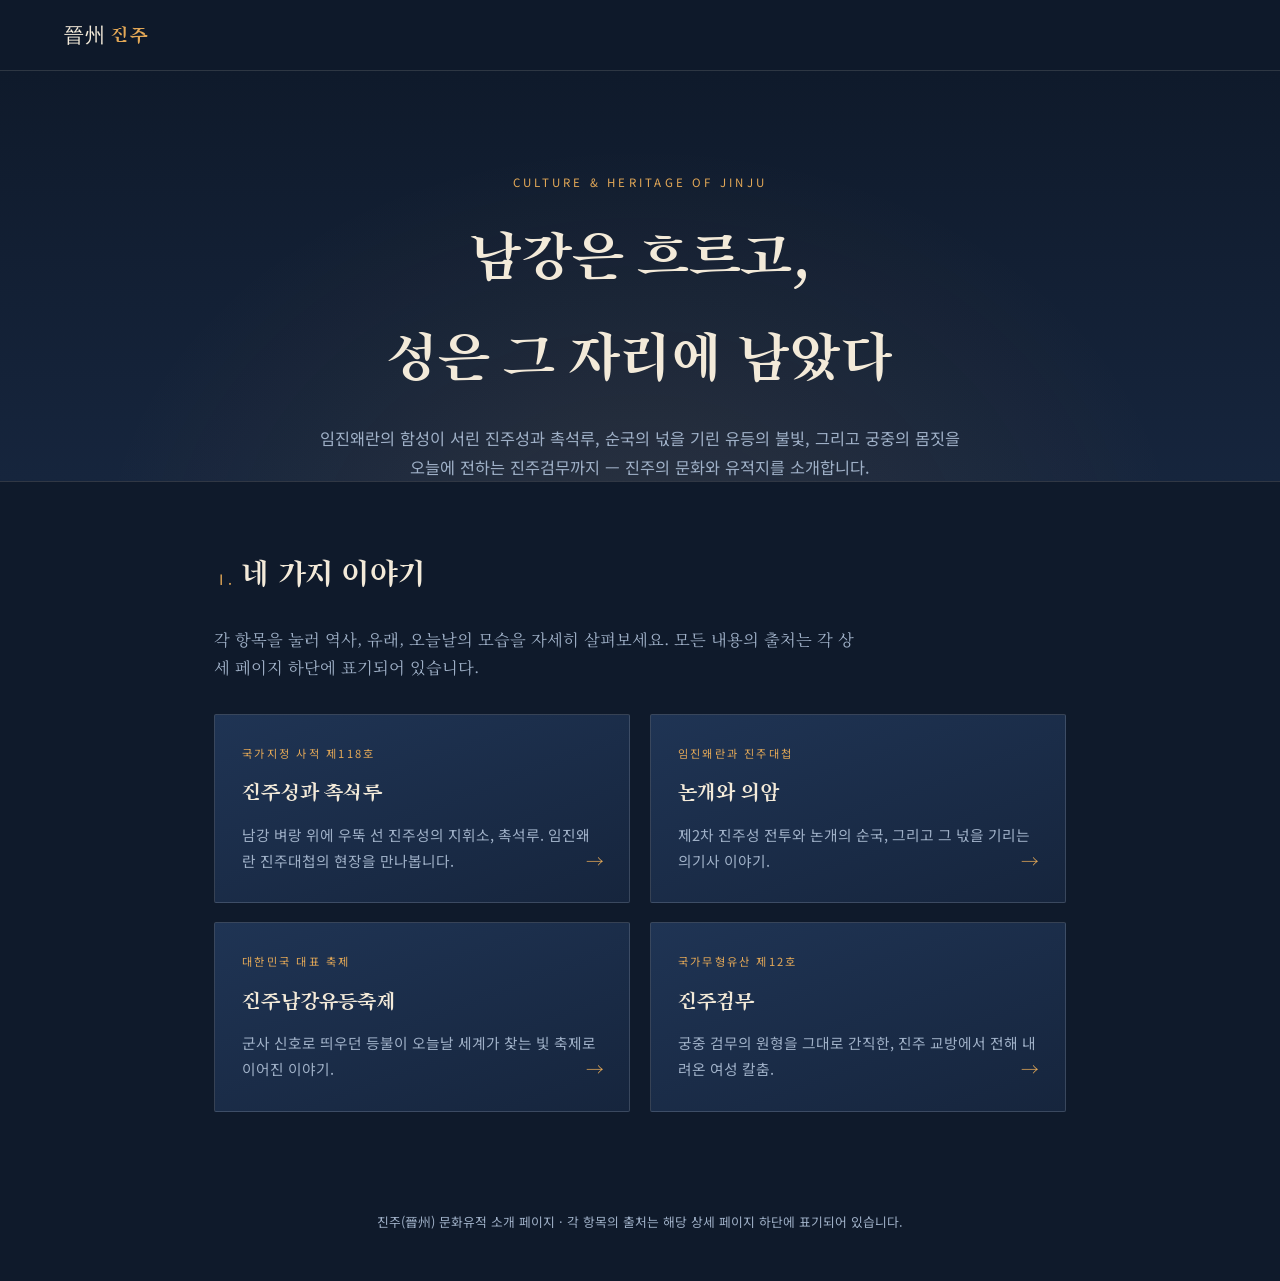
<file: index.html>
<!DOCTYPE html>
<html lang="ko">
<head>
<meta charset="UTF-8">
<meta name="viewport" content="width=device-width, initial-scale=1.0">
<title>진주(晉州) — 남강과 성곽의 도시</title>
<link rel="stylesheet" href="assets/style.css">
</head>
<body>

<nav class="site-nav">
  <div class="brand">晉州 <span>진주</span></div>
</nav>

<header class="hero">
  <div class="lanterns" id="lanterns" aria-hidden="true"></div>
  <div class="hero-inner">
    <span class="eyebrow">Culture &amp; Heritage of Jinju</span>
    <h1>남강은 흐르고,<br>성은 그 자리에 남았다</h1>
    <p class="lede">
      임진왜란의 함성이 서린 진주성과 촉석루, 순국의 넋을 기린 유등의 불빛,
      그리고 궁중의 몸짓을 오늘에 전하는 진주검무까지 —
      진주의 문화와 유적지를 소개합니다.
    </p>
  </div>
</header>

<main>
  <section aria-label="소개 항목">
    <h2 class="section-title"><span class="no">Ⅰ.</span>네 가지 이야기</h2>
    <p class="lede-body muted" style="max-width:640px;">
      각 항목을 눌러 역사, 유래, 오늘날의 모습을 자세히 살펴보세요.
      모든 내용의 출처는 각 상세 페이지 하단에 표기되어 있습니다.
    </p>

    <div class="grid" style="margin-top:2rem;">
      <a class="card" href="jinjuseong/index.html">
        <span class="tag">국가지정 사적 제118호</span>
        <h3>진주성과 촉석루</h3>
        <p>남강 벼랑 위에 우뚝 선 진주성의 지휘소, 촉석루. 임진왜란 진주대첩의 현장을 만나봅니다.</p>
        <span class="arrow">→</span>
      </a>

      <a class="card" href="nongae/index.html">
        <span class="tag">임진왜란과 진주대첩</span>
        <h3>논개와 의암</h3>
        <p>제2차 진주성 전투와 논개의 순국, 그리고 그 넋을 기리는 의기사 이야기.</p>
        <span class="arrow">→</span>
      </a>

      <a class="card" href="yudeung/index.html">
        <span class="tag">대한민국 대표 축제</span>
        <h3>진주남강유등축제</h3>
        <p>군사 신호로 띄우던 등불이 오늘날 세계가 찾는 빛 축제로 이어진 이야기.</p>
        <span class="arrow">→</span>
      </a>

      <a class="card" href="geommu/index.html">
        <span class="tag">국가무형유산 제12호</span>
        <h3>진주검무</h3>
        <p>궁중 검무의 원형을 그대로 간직한, 진주 교방에서 전해 내려온 여성 칼춤.</p>
        <span class="arrow">→</span>
      </a>
    </div>
  </section>
</main>

<footer>
  진주(晉州) 문화유적 소개 페이지 · 각 항목의 출처는 해당 상세 페이지 하단에 표기되어 있습니다.
</footer>

<script>
  // 시그니처 요소: 남강에 떠오르는 유등(流燈) — 은은하게 위로 떠오르는 빛
  const layer = document.getElementById('lanterns');
  const COUNT = 14;
  for(let i=0;i<COUNT;i++){
    const el = document.createElement('div');
    el.className = 'lantern';
    const left = Math.random()*100;
    const delay = Math.random()*18;
    const duration = 14 + Math.random()*10;
    const drift = (Math.random()*60-30).toFixed(0)+'px';
    el.style.left = left+'%';
    el.style.animationDelay = delay+'s';
    el.style.animationDuration = duration+'s';
    el.style.setProperty('--drift', drift);
    layer.appendChild(el);
  }
</script>
</body>
</html>
</file>
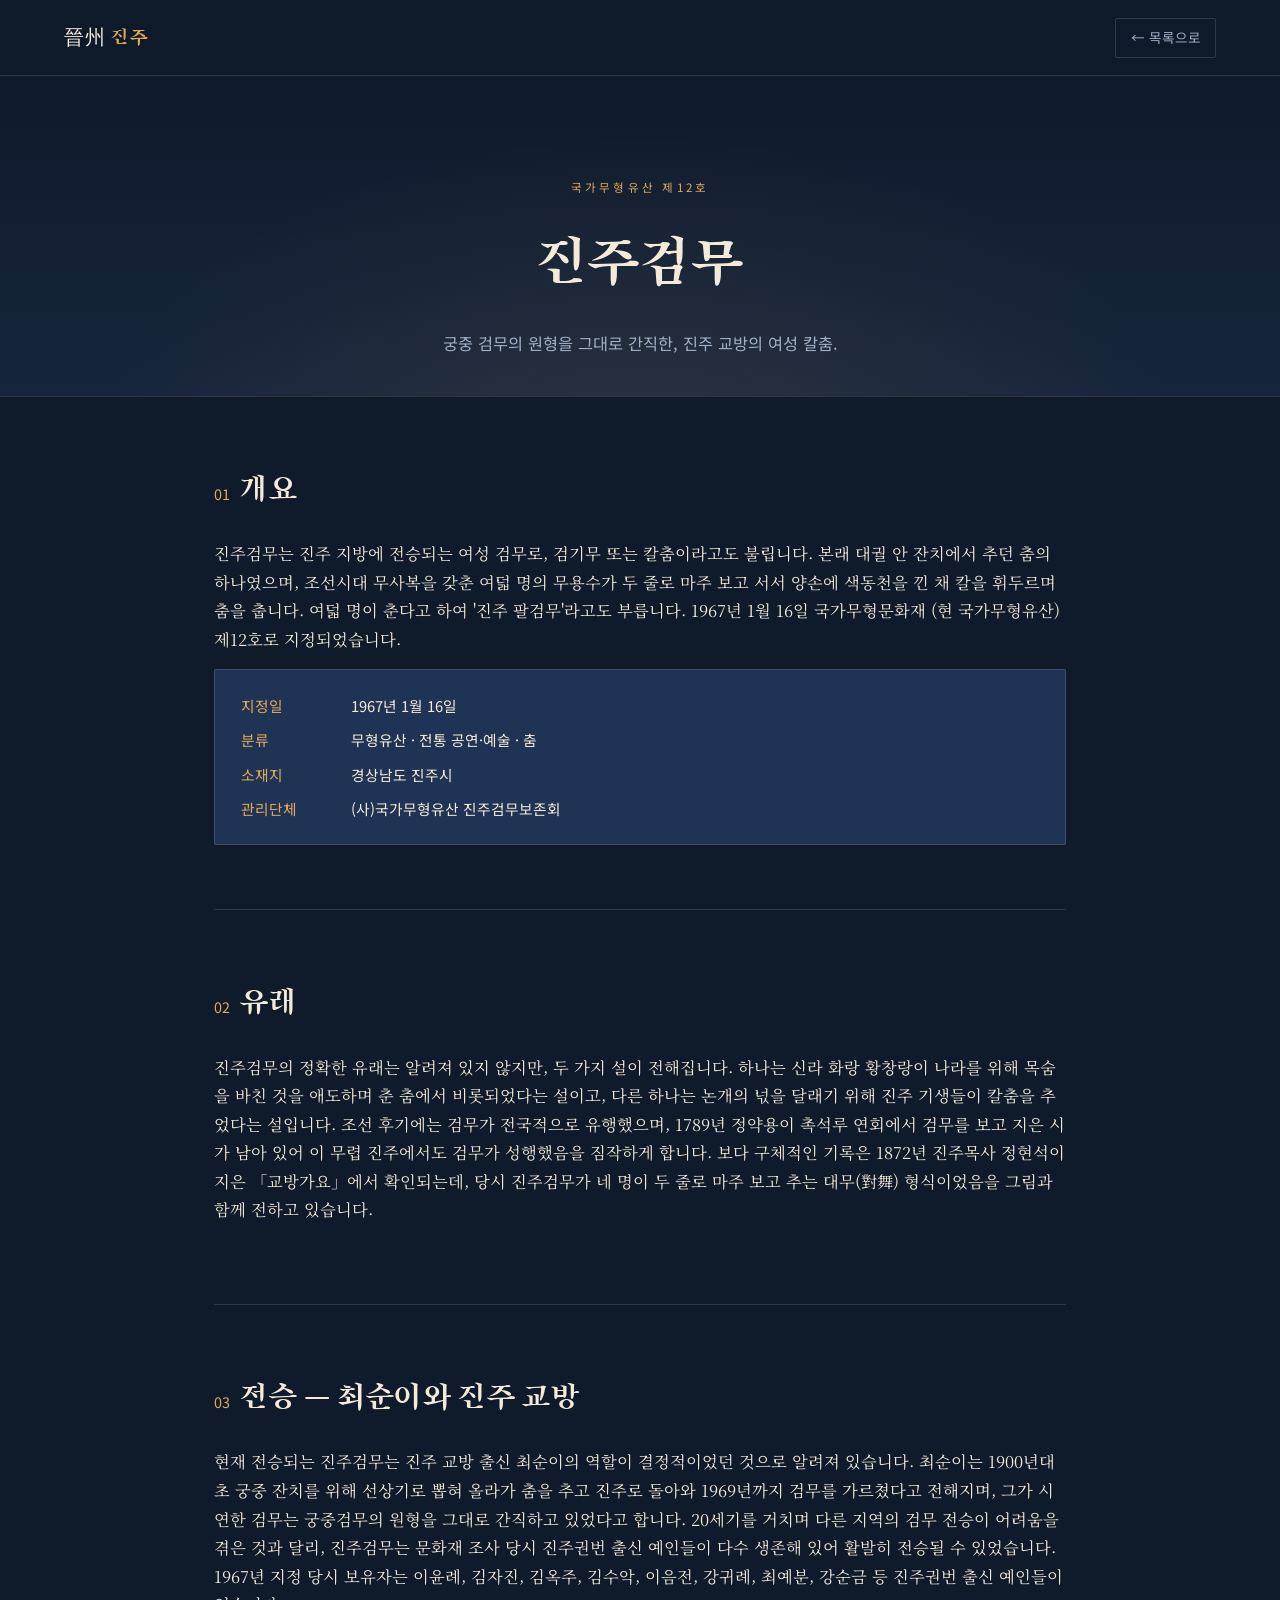
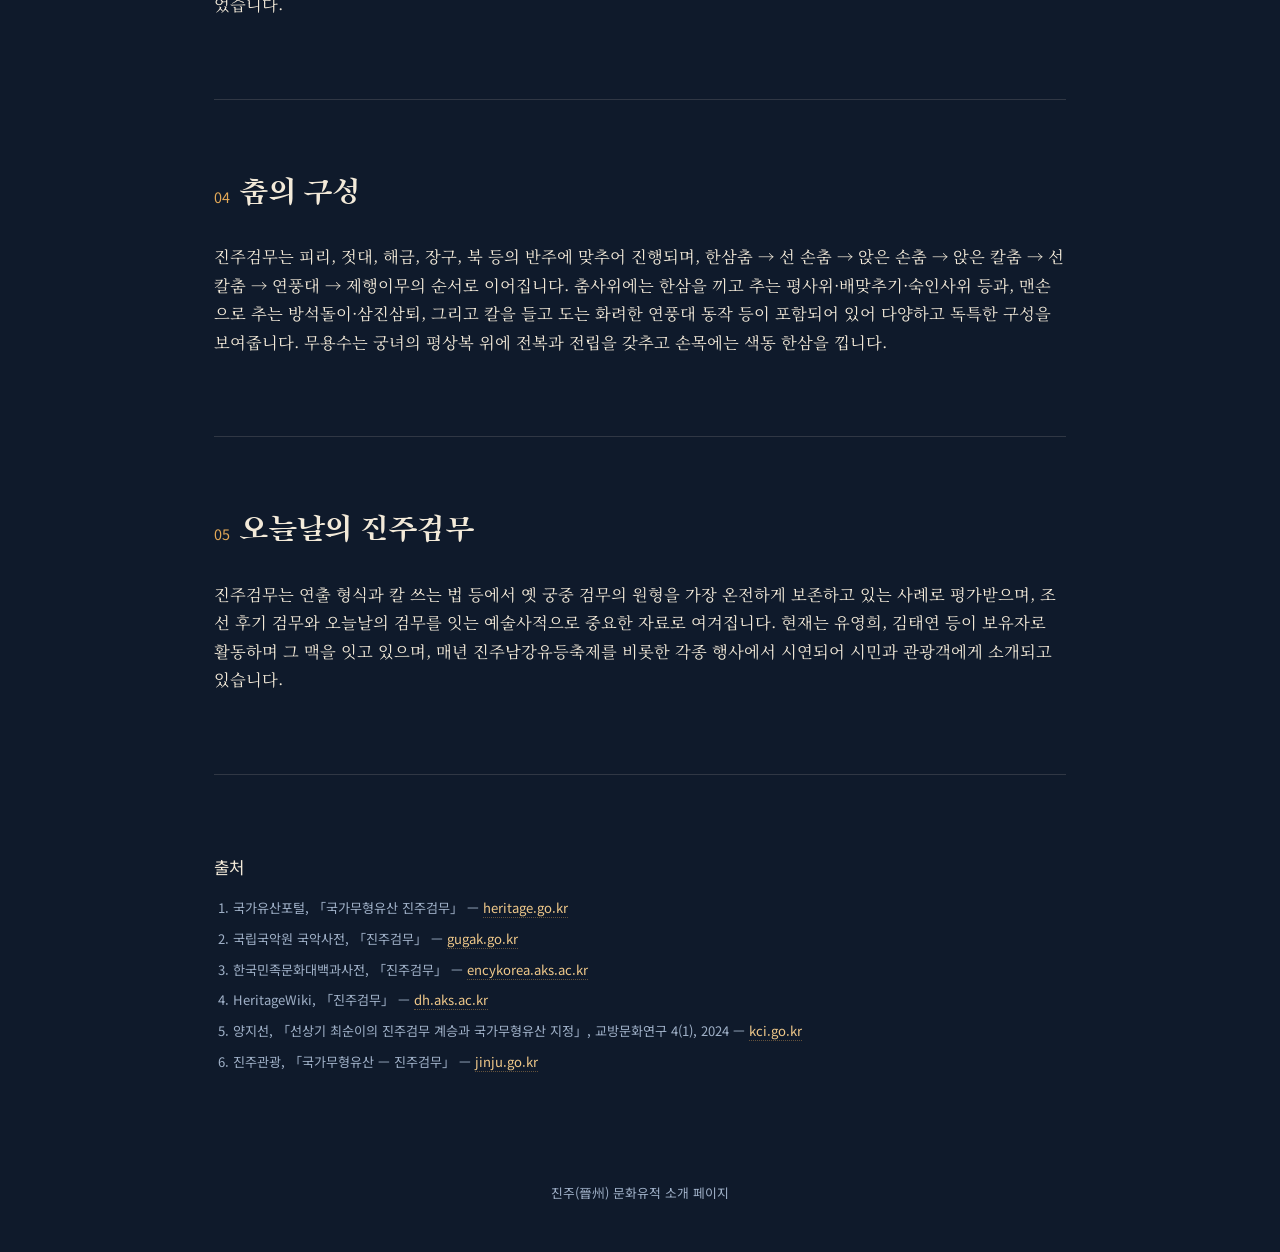
<file: geommu/index.html>
<!DOCTYPE html>
<html lang="ko">
<head>
<meta charset="UTF-8">
<meta name="viewport" content="width=device-width, initial-scale=1.0">
<title>진주검무 — 진주 문화유적</title>
<link rel="stylesheet" href="../assets/style.css">
</head>
<body>

<nav class="site-nav">
  <div class="brand">晉州 <span>진주</span></div>
  <a class="back" href="../index.html">← 목록으로</a>
</nav>

<header class="hero" style="padding-bottom:2.4rem;">
  <div class="hero-inner">
    <span class="eyebrow">국가무형유산 제12호</span>
    <h1>진주검무</h1>
    <p class="lede">궁중 검무의 원형을 그대로 간직한, 진주 교방의 여성 칼춤.</p>
  </div>
</header>

<main>

  <section>
    <h2 class="section-title"><span class="no">01</span>개요</h2>
    <p class="lede-body">
      진주검무는 진주 지방에 전승되는 여성 검무로, 검기무 또는 칼춤이라고도 불립니다.
      본래 대궐 안 잔치에서 추던 춤의 하나였으며, 조선시대 무사복을 갖춘 여덟 명의
      무용수가 두 줄로 마주 보고 서서 양손에 색동천을 낀 채 칼을 휘두르며 춤을 춥니다.
      여덟 명이 춘다고 하여 '진주 팔검무'라고도 부릅니다. 1967년 1월 16일 국가무형문화재
      (현 국가무형유산) 제12호로 지정되었습니다.
    </p>
    <div class="infobox">
      <dl>
        <dt>지정일</dt><dd>1967년 1월 16일</dd>
        <dt>분류</dt><dd>무형유산 · 전통 공연·예술 · 춤</dd>
        <dt>소재지</dt><dd>경상남도 진주시</dd>
        <dt>관리단체</dt><dd>(사)국가무형유산 진주검무보존회</dd>
      </dl>
    </div>
  </section>

  <section>
    <h2 class="section-title"><span class="no">02</span>유래</h2>
    <p class="lede-body">
      진주검무의 정확한 유래는 알려져 있지 않지만, 두 가지 설이 전해집니다. 하나는
      신라 화랑 황창랑이 나라를 위해 목숨을 바친 것을 애도하며 춘 춤에서 비롯되었다는
      설이고, 다른 하나는 논개의 넋을 달래기 위해 진주 기생들이 칼춤을 추었다는 설입니다.
      조선 후기에는 검무가 전국적으로 유행했으며, 1789년 정약용이 촉석루 연회에서 검무를
      보고 지은 시가 남아 있어 이 무렵 진주에서도 검무가 성행했음을 짐작하게 합니다.
      보다 구체적인 기록은 1872년 진주목사 정현석이 지은 「교방가요」에서 확인되는데,
      당시 진주검무가 네 명이 두 줄로 마주 보고 추는 대무(對舞) 형식이었음을 그림과
      함께 전하고 있습니다.
    </p>
  </section>

  <section>
    <h2 class="section-title"><span class="no">03</span>전승 — 최순이와 진주 교방</h2>
    <p class="lede-body">
      현재 전승되는 진주검무는 진주 교방 출신 최순이의 역할이 결정적이었던 것으로
      알려져 있습니다. 최순이는 1900년대 초 궁중 잔치를 위해 선상기로 뽑혀 올라가
      춤을 추고 진주로 돌아와 1969년까지 검무를 가르쳤다고 전해지며, 그가 시연한
      검무는 궁중검무의 원형을 그대로 간직하고 있었다고 합니다. 20세기를 거치며
      다른 지역의 검무 전승이 어려움을 겪은 것과 달리, 진주검무는 문화재 조사 당시
      진주권번 출신 예인들이 다수 생존해 있어 활발히 전승될 수 있었습니다. 1967년
      지정 당시 보유자는 이윤례, 김자진, 김옥주, 김수악, 이음전, 강귀례, 최예분,
      강순금 등 진주권번 출신 예인들이었습니다.
    </p>
  </section>

  <section>
    <h2 class="section-title"><span class="no">04</span>춤의 구성</h2>
    <p class="lede-body">
      진주검무는 피리, 젓대, 해금, 장구, 북 등의 반주에 맞추어 진행되며,
      한삼춤 → 선 손춤 → 앉은 손춤 → 앉은 칼춤 → 선 칼춤 → 연풍대 → 제행이무의
      순서로 이어집니다. 춤사위에는 한삼을 끼고 추는 평사위·배맞추기·숙인사위 등과,
      맨손으로 추는 방석돌이·삼진삼퇴, 그리고 칼을 들고 도는 화려한 연풍대 동작 등이
      포함되어 있어 다양하고 독특한 구성을 보여줍니다. 무용수는 궁녀의 평상복 위에
      전복과 전립을 갖추고 손목에는 색동 한삼을 낍니다.
    </p>
  </section>

  <section>
    <h2 class="section-title"><span class="no">05</span>오늘날의 진주검무</h2>
    <p class="lede-body">
      진주검무는 연출 형식과 칼 쓰는 법 등에서 옛 궁중 검무의 원형을 가장 온전하게
      보존하고 있는 사례로 평가받으며, 조선 후기 검무와 오늘날의 검무를 잇는
      예술사적으로 중요한 자료로 여겨집니다. 현재는 유영희, 김태연 등이 보유자로
      활동하며 그 맥을 잇고 있으며, 매년 진주남강유등축제를 비롯한 각종 행사에서
      시연되어 시민과 관광객에게 소개되고 있습니다.
    </p>
  </section>

  <section class="sources">
    <h2>출처</h2>
    <ol>
      <li>국가유산포털, 「국가무형유산 진주검무」 — <a href="https://www.heritage.go.kr/heri/cul/culSelectDetail.do?ccbaCpno=1273800120000" target="_blank" rel="noopener">heritage.go.kr</a></li>
      <li>국립국악원 국악사전, 「진주검무」 — <a href="https://www.gugak.go.kr/ency/topic/view/416" target="_blank" rel="noopener">gugak.go.kr</a></li>
      <li>한국민족문화대백과사전, 「진주검무」 — <a href="https://encykorea.aks.ac.kr/Article/E0054882" target="_blank" rel="noopener">encykorea.aks.ac.kr</a></li>
      <li>HeritageWiki, 「진주검무」 — <a href="https://dh.aks.ac.kr/~heritage/wiki/index.php/진주검무" target="_blank" rel="noopener">dh.aks.ac.kr</a></li>
      <li>양지선, 「선상기 최순이의 진주검무 계승과 국가무형유산 지정」, 교방문화연구 4(1), 2024 — <a href="https://www.kci.go.kr/kciportal/ci/sereArticleSearch/ciSereArtiView.kci?sereArticleSearchBean.artiId=ART003065343" target="_blank" rel="noopener">kci.go.kr</a></li>
      <li>진주관광, 「국가무형유산 — 진주검무」 — <a href="https://www.jinju.go.kr/02280.web?amode=view&idx=424" target="_blank" rel="noopener">jinju.go.kr</a></li>
    </ol>
  </section>

</main>

<footer>진주(晉州) 문화유적 소개 페이지</footer>
</body>
</html>
</file>
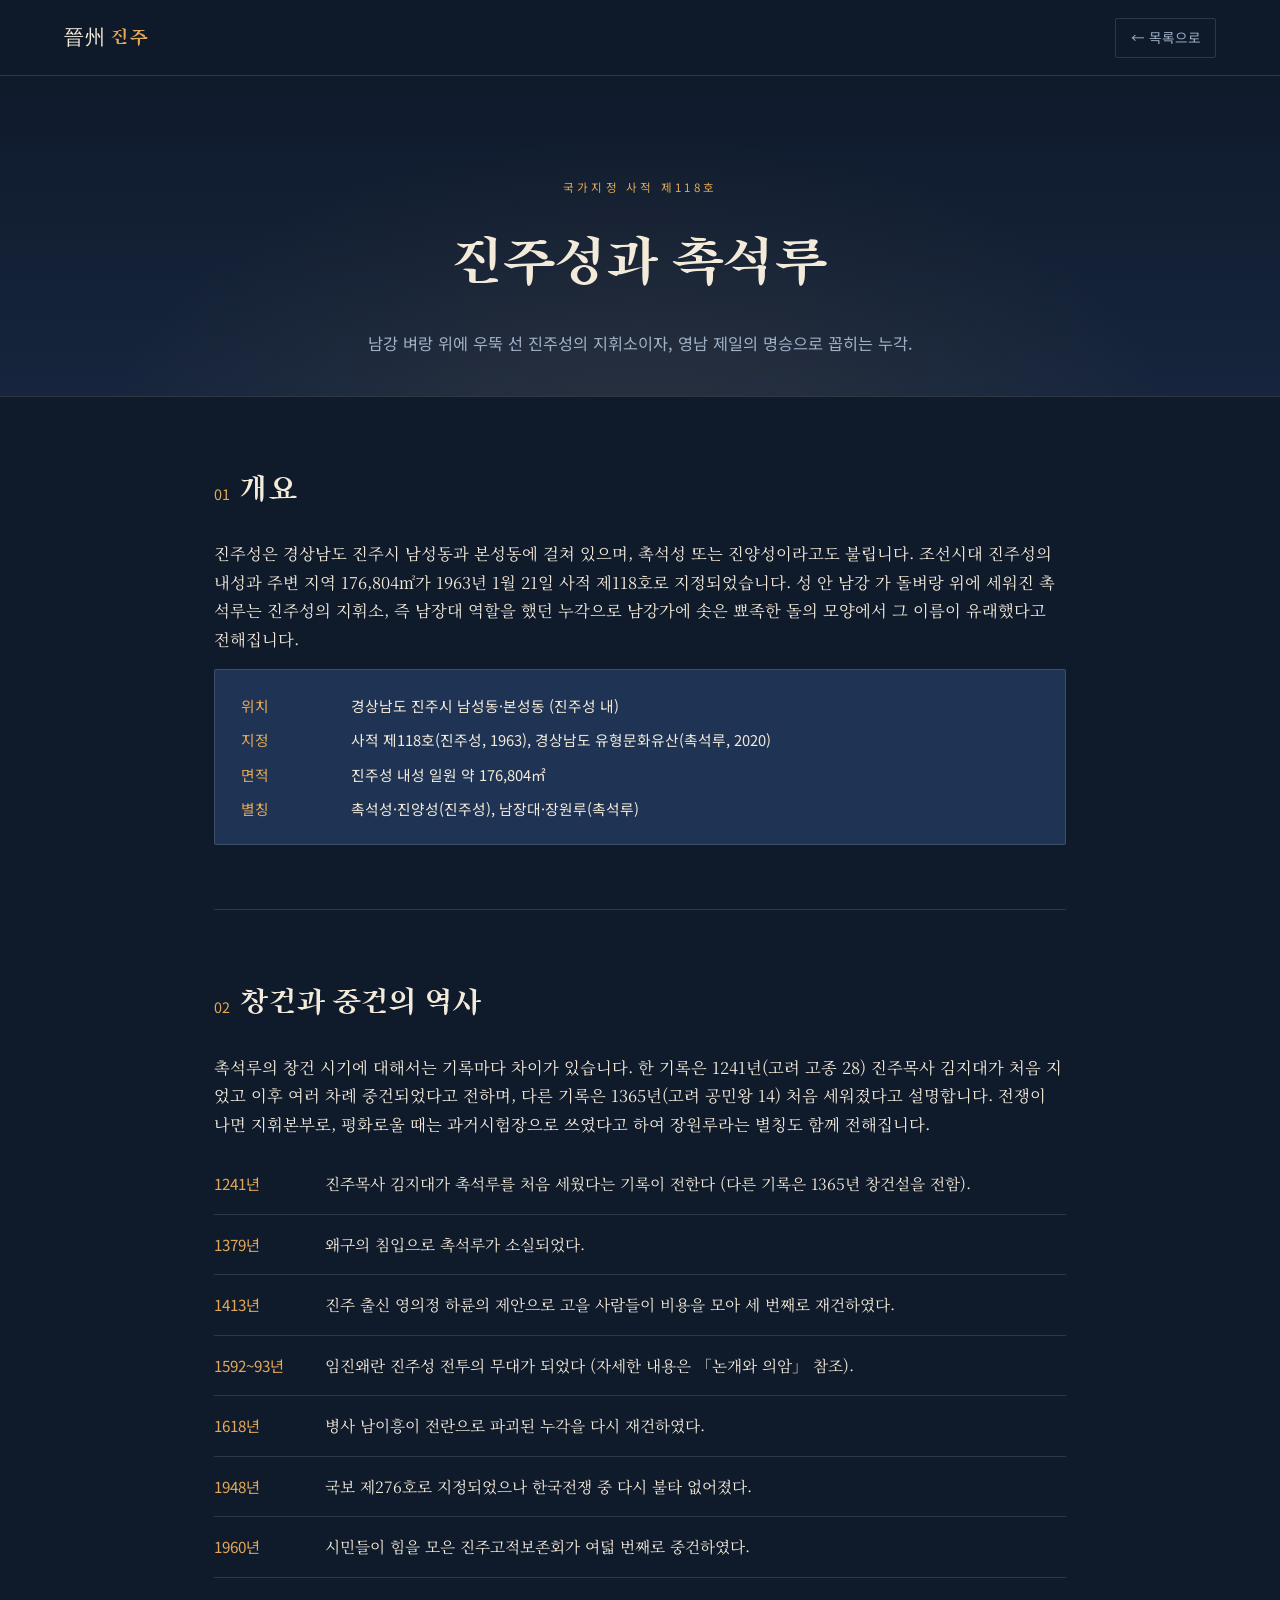
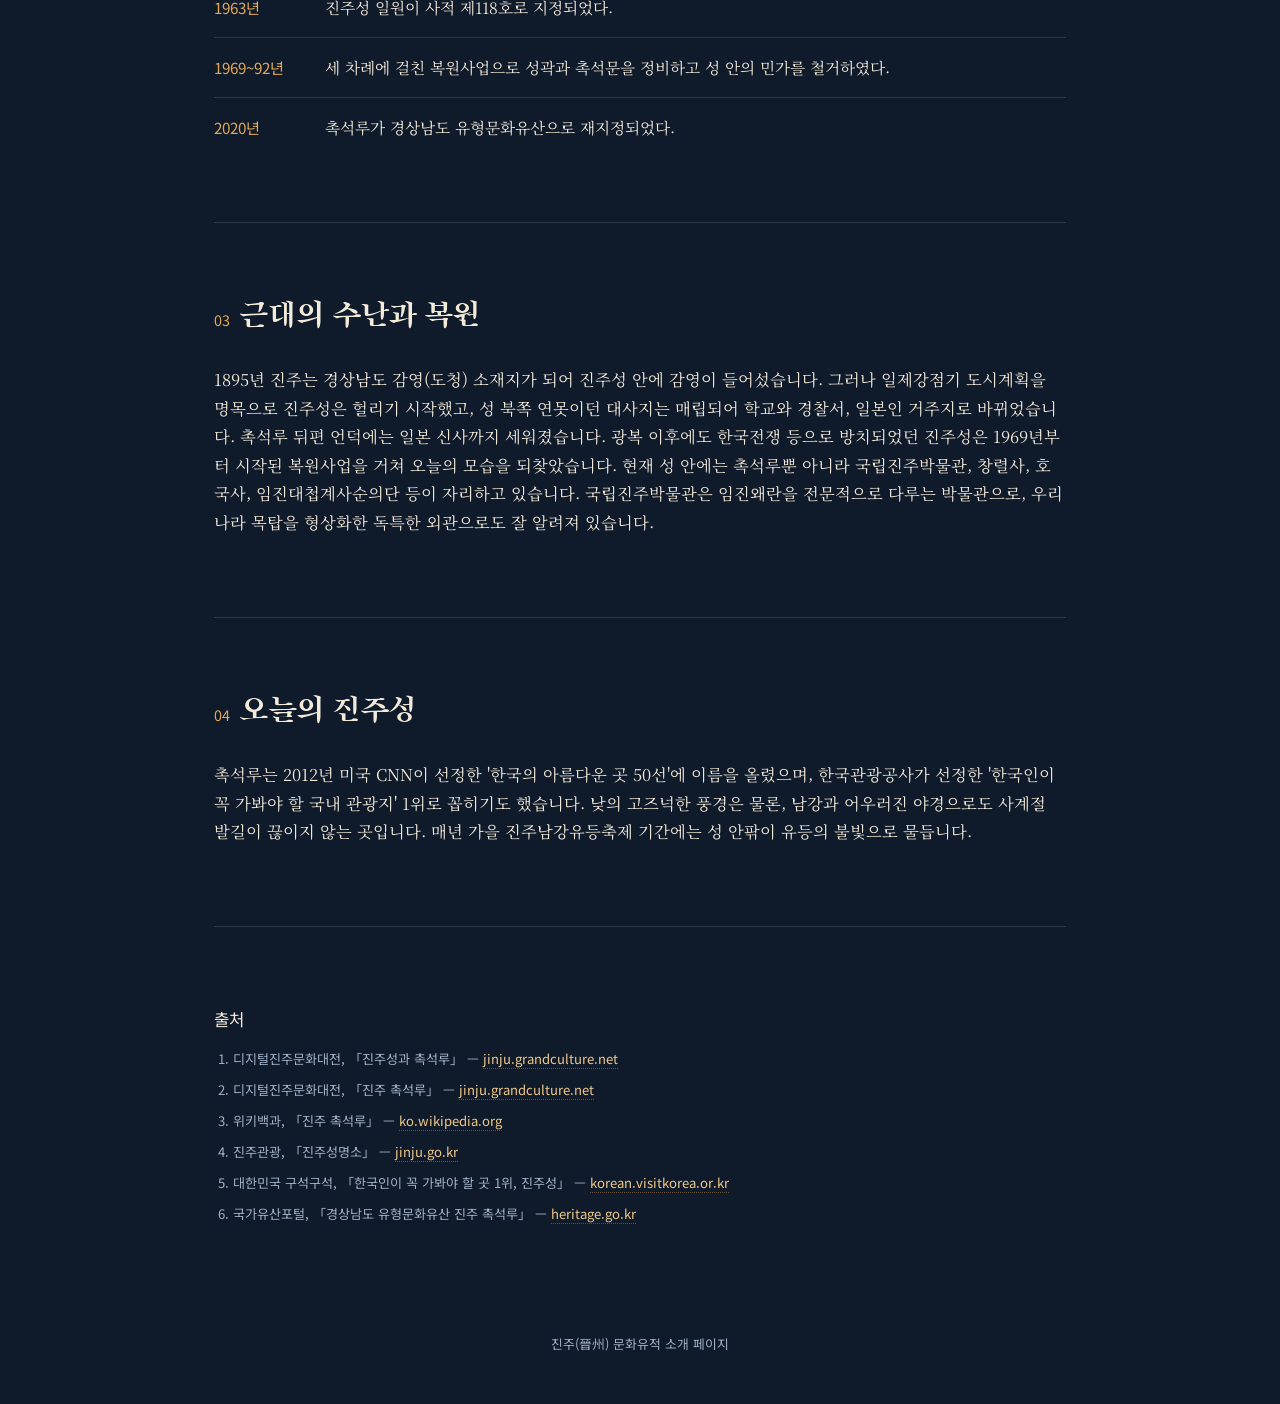
<file: jinjuseong/index.html>
<!DOCTYPE html>
<html lang="ko">
<head>
<meta charset="UTF-8">
<meta name="viewport" content="width=device-width, initial-scale=1.0">
<title>진주성과 촉석루 — 진주 문화유적</title>
<link rel="stylesheet" href="../assets/style.css">
</head>
<body>

<nav class="site-nav">
  <div class="brand">晉州 <span>진주</span></div>
  <a class="back" href="../index.html">← 목록으로</a>
</nav>

<header class="hero" style="padding-bottom:2.4rem;">
  <div class="hero-inner">
    <span class="eyebrow">국가지정 사적 제118호</span>
    <h1>진주성과 촉석루</h1>
    <p class="lede">남강 벼랑 위에 우뚝 선 진주성의 지휘소이자, 영남 제일의 명승으로 꼽히는 누각.</p>
  </div>
</header>

<main>

  <section>
    <h2 class="section-title"><span class="no">01</span>개요</h2>
    <p class="lede-body">
      진주성은 경상남도 진주시 남성동과 본성동에 걸쳐 있으며, 촉석성 또는 진양성이라고도 불립니다.
      조선시대 진주성의 내성과 주변 지역 176,804㎡가 1963년 1월 21일 사적 제118호로 지정되었습니다.
      성 안 남강 가 돌벼랑 위에 세워진 촉석루는 진주성의 지휘소, 즉 남장대 역할을 했던 누각으로
      남강가에 솟은 뾰족한 돌의 모양에서 그 이름이 유래했다고 전해집니다.
    </p>
    <div class="infobox">
      <dl>
        <dt>위치</dt><dd>경상남도 진주시 남성동·본성동 (진주성 내)</dd>
        <dt>지정</dt><dd>사적 제118호(진주성, 1963), 경상남도 유형문화유산(촉석루, 2020)</dd>
        <dt>면적</dt><dd>진주성 내성 일원 약 176,804㎡</dd>
        <dt>별칭</dt><dd>촉석성·진양성(진주성), 남장대·장원루(촉석루)</dd>
      </dl>
    </div>
  </section>

  <section>
    <h2 class="section-title"><span class="no">02</span>창건과 중건의 역사</h2>
    <p class="lede-body">
      촉석루의 창건 시기에 대해서는 기록마다 차이가 있습니다. 한 기록은 1241년(고려 고종 28)
      진주목사 김지대가 처음 지었고 이후 여러 차례 중건되었다고 전하며, 다른 기록은 1365년(고려 공민왕 14)
      처음 세워졌다고 설명합니다. 전쟁이 나면 지휘본부로, 평화로울 때는 과거시험장으로 쓰였다고 하여
      장원루라는 별칭도 함께 전해집니다.
    </p>
    <ul class="timeline">
      <li><span class="year">1241년</span><span class="desc">진주목사 김지대가 촉석루를 처음 세웠다는 기록이 전한다 (다른 기록은 1365년 창건설을 전함).</span></li>
      <li><span class="year">1379년</span><span class="desc">왜구의 침입으로 촉석루가 소실되었다.</span></li>
      <li><span class="year">1413년</span><span class="desc">진주 출신 영의정 하륜의 제안으로 고을 사람들이 비용을 모아 세 번째로 재건하였다.</span></li>
      <li><span class="year">1592~93년</span><span class="desc">임진왜란 진주성 전투의 무대가 되었다 (자세한 내용은 「논개와 의암」 참조).</span></li>
      <li><span class="year">1618년</span><span class="desc">병사 남이흥이 전란으로 파괴된 누각을 다시 재건하였다.</span></li>
      <li><span class="year">1948년</span><span class="desc">국보 제276호로 지정되었으나 한국전쟁 중 다시 불타 없어졌다.</span></li>
      <li><span class="year">1960년</span><span class="desc">시민들이 힘을 모은 진주고적보존회가 여덟 번째로 중건하였다.</span></li>
      <li><span class="year">1963년</span><span class="desc">진주성 일원이 사적 제118호로 지정되었다.</span></li>
      <li><span class="year">1969~92년</span><span class="desc">세 차례에 걸친 복원사업으로 성곽과 촉석문을 정비하고 성 안의 민가를 철거하였다.</span></li>
      <li><span class="year">2020년</span><span class="desc">촉석루가 경상남도 유형문화유산으로 재지정되었다.</span></li>
    </ul>
  </section>

  <section>
    <h2 class="section-title"><span class="no">03</span>근대의 수난과 복원</h2>
    <p class="lede-body">
      1895년 진주는 경상남도 감영(도청) 소재지가 되어 진주성 안에 감영이 들어섰습니다.
      그러나 일제강점기 도시계획을 명목으로 진주성은 헐리기 시작했고, 성 북쪽 연못이던 대사지는
      매립되어 학교와 경찰서, 일본인 거주지로 바뀌었습니다. 촉석루 뒤편 언덕에는 일본 신사까지
      세워졌습니다. 광복 이후에도 한국전쟁 등으로 방치되었던 진주성은 1969년부터 시작된 복원사업을
      거쳐 오늘의 모습을 되찾았습니다. 현재 성 안에는 촉석루뿐 아니라 국립진주박물관, 창렬사, 호국사,
      임진대첩계사순의단 등이 자리하고 있습니다. 국립진주박물관은 임진왜란을 전문적으로 다루는
      박물관으로, 우리나라 목탑을 형상화한 독특한 외관으로도 잘 알려져 있습니다.
    </p>
  </section>

  <section>
    <h2 class="section-title"><span class="no">04</span>오늘의 진주성</h2>
    <p class="lede-body">
      촉석루는 2012년 미국 CNN이 선정한 '한국의 아름다운 곳 50선'에 이름을 올렸으며,
      한국관광공사가 선정한 '한국인이 꼭 가봐야 할 국내 관광지' 1위로 꼽히기도 했습니다.
      낮의 고즈넉한 풍경은 물론, 남강과 어우러진 야경으로도 사계절 발길이 끊이지 않는 곳입니다.
      매년 가을 진주남강유등축제 기간에는 성 안팎이 유등의 불빛으로 물듭니다.
    </p>
  </section>

  <section class="sources">
    <h2>출처</h2>
    <ol>
      <li>디지털진주문화대전, 「진주성과 촉석루」 — <a href="https://jinju.grandculture.net/jinju/toc/GC00403210" target="_blank" rel="noopener">jinju.grandculture.net</a></li>
      <li>디지털진주문화대전, 「진주 촉석루」 — <a href="https://jinju.grandculture.net/jinju/toc/GC00402337" target="_blank" rel="noopener">jinju.grandculture.net</a></li>
      <li>위키백과, 「진주 촉석루」 — <a href="https://ko.wikipedia.org/wiki/진주_촉석루" target="_blank" rel="noopener">ko.wikipedia.org</a></li>
      <li>진주관광, 「진주성명소」 — <a href="https://www.jinju.go.kr/02232/02818/02237.web?amode=view&idx=504" target="_blank" rel="noopener">jinju.go.kr</a></li>
      <li>대한민국 구석구석, 「한국인이 꼭 가봐야 할 곳 1위, 진주성」 — <a href="https://korean.visitkorea.or.kr/detail/rem_detail.do?cotid=15aab52d-107e-4a7e-a38b-30fc4e5227a2" target="_blank" rel="noopener">korean.visitkorea.or.kr</a></li>
      <li>국가유산포털, 「경상남도 유형문화유산 진주 촉석루」 — <a href="https://www.heritage.go.kr/heri/cul/culSelectDetail.do?ccbaCpno=2113806660000" target="_blank" rel="noopener">heritage.go.kr</a></li>
    </ol>
  </section>

</main>

<footer>진주(晉州) 문화유적 소개 페이지</footer>
</body>
</html>
</file>
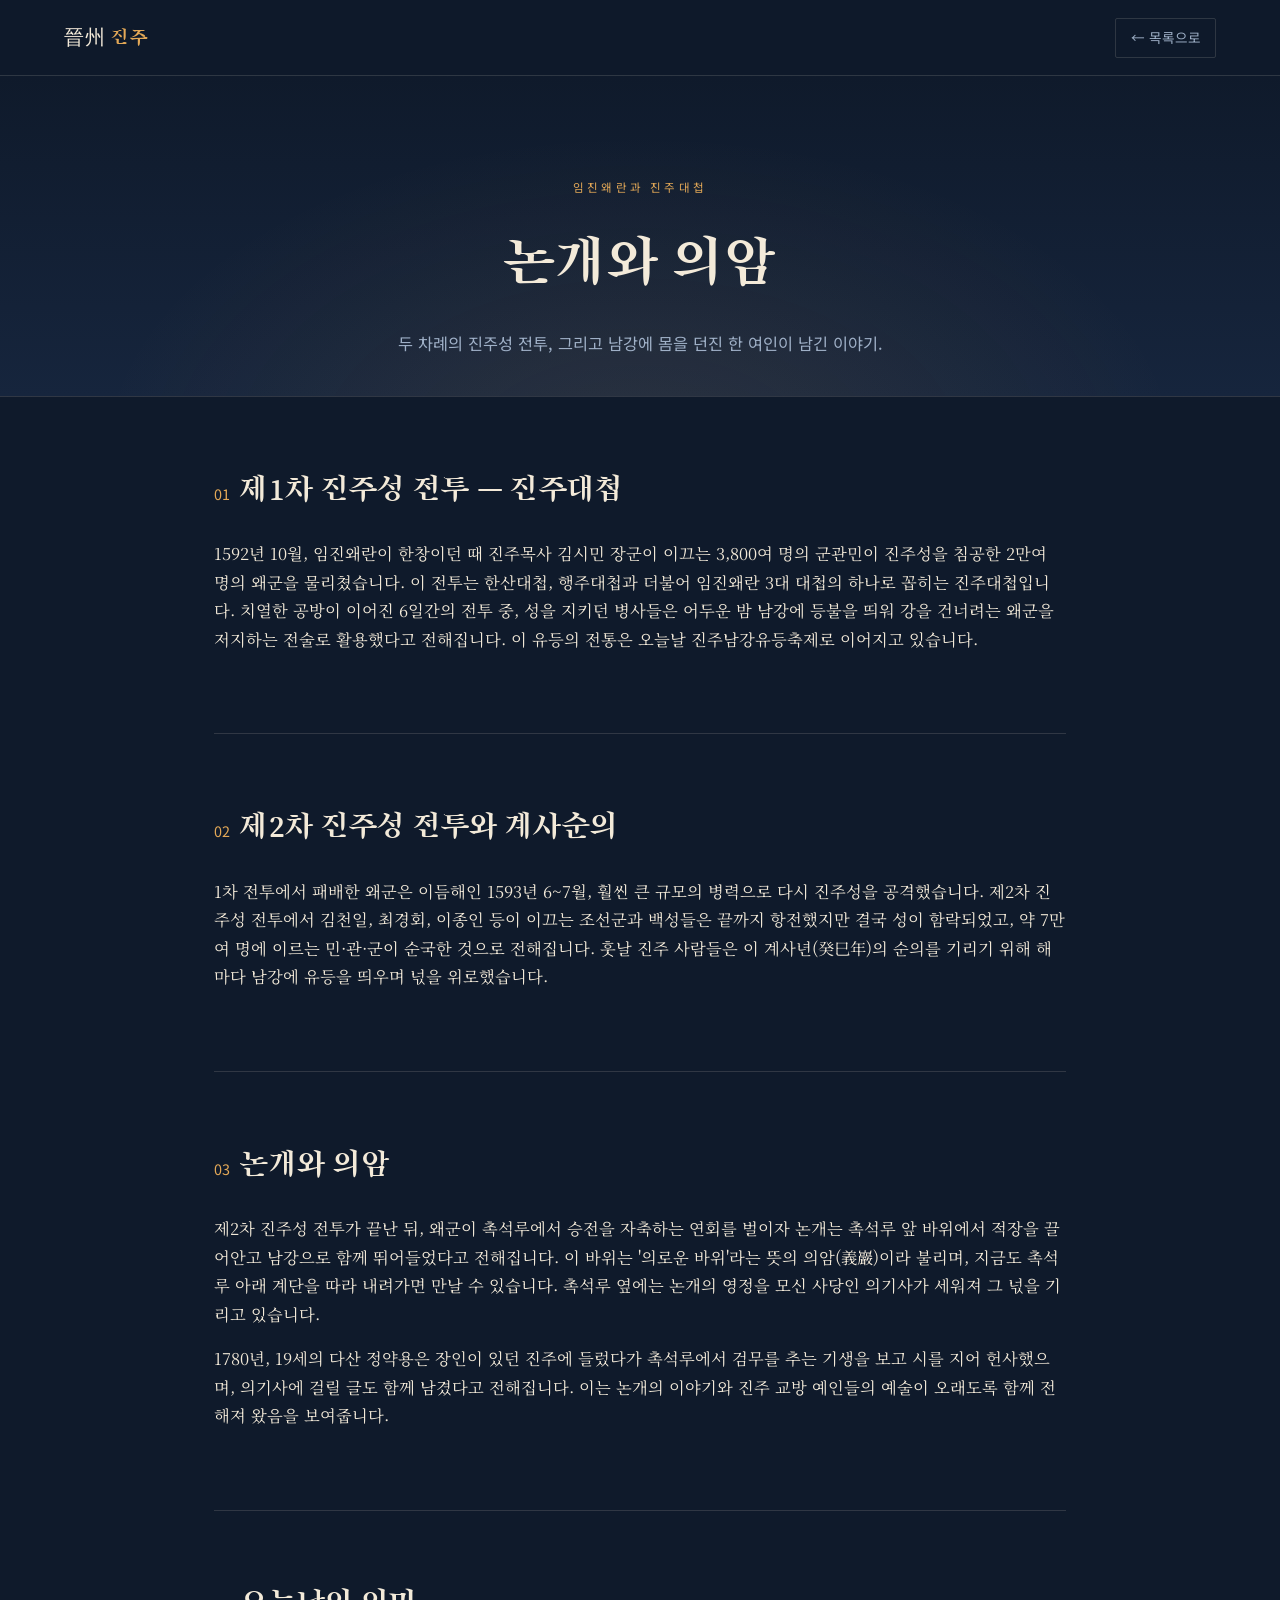
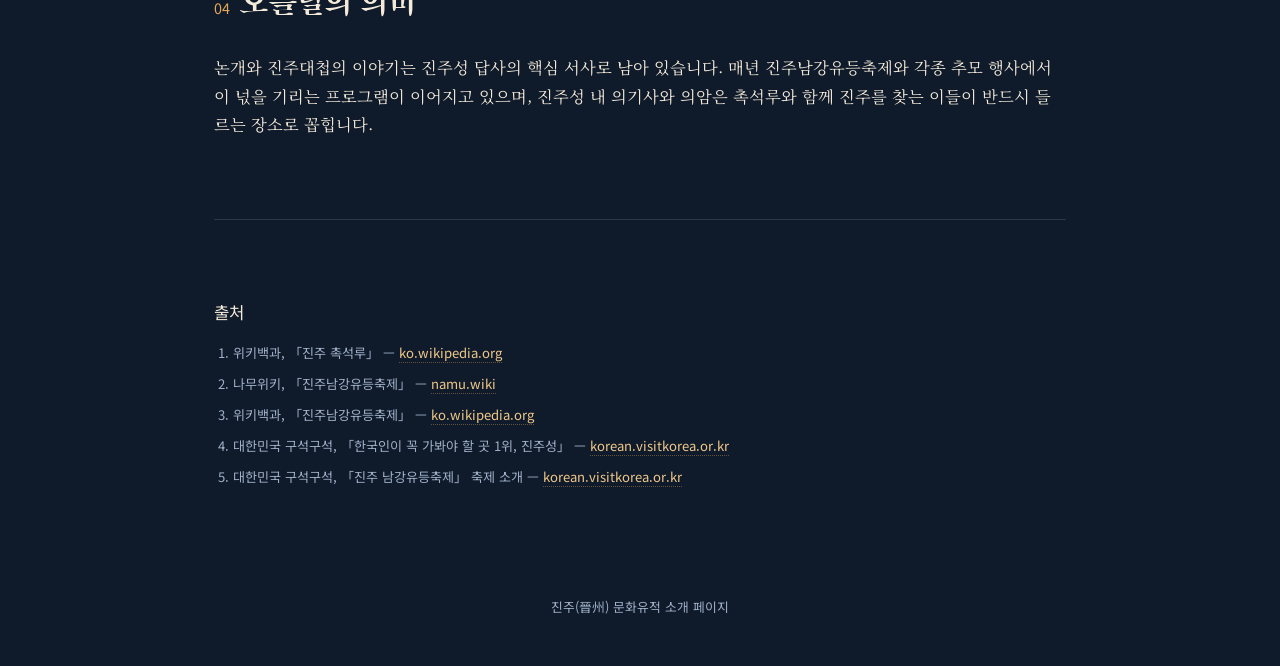
<file: nongae/index.html>
<!DOCTYPE html>
<html lang="ko">
<head>
<meta charset="UTF-8">
<meta name="viewport" content="width=device-width, initial-scale=1.0">
<title>논개와 의암 — 진주 문화유적</title>
<link rel="stylesheet" href="../assets/style.css">
</head>
<body>

<nav class="site-nav">
  <div class="brand">晉州 <span>진주</span></div>
  <a class="back" href="../index.html">← 목록으로</a>
</nav>

<header class="hero" style="padding-bottom:2.4rem;">
  <div class="hero-inner">
    <span class="eyebrow">임진왜란과 진주대첩</span>
    <h1>논개와 의암</h1>
    <p class="lede">두 차례의 진주성 전투, 그리고 남강에 몸을 던진 한 여인이 남긴 이야기.</p>
  </div>
</header>

<main>

  <section>
    <h2 class="section-title"><span class="no">01</span>제1차 진주성 전투 — 진주대첩</h2>
    <p class="lede-body">
      1592년 10월, 임진왜란이 한창이던 때 진주목사 김시민 장군이 이끄는 3,800여 명의
      군관민이 진주성을 침공한 2만여 명의 왜군을 물리쳤습니다. 이 전투는 한산대첩,
      행주대첩과 더불어 임진왜란 3대 대첩의 하나로 꼽히는 진주대첩입니다. 치열한 공방이
      이어진 6일간의 전투 중, 성을 지키던 병사들은 어두운 밤 남강에 등불을 띄워
      강을 건너려는 왜군을 저지하는 전술로 활용했다고 전해집니다. 이 유등의 전통은
      오늘날 진주남강유등축제로 이어지고 있습니다.
    </p>
  </section>

  <section>
    <h2 class="section-title"><span class="no">02</span>제2차 진주성 전투와 계사순의</h2>
    <p class="lede-body">
      1차 전투에서 패배한 왜군은 이듬해인 1593년 6~7월, 훨씬 큰 규모의 병력으로
      다시 진주성을 공격했습니다. 제2차 진주성 전투에서 김천일, 최경회, 이종인 등이
      이끄는 조선군과 백성들은 끝까지 항전했지만 결국 성이 함락되었고, 약 7만여 명에
      이르는 민·관·군이 순국한 것으로 전해집니다. 훗날 진주 사람들은 이 계사년(癸巳年)의
      순의를 기리기 위해 해마다 남강에 유등을 띄우며 넋을 위로했습니다.
    </p>
  </section>

  <section>
    <h2 class="section-title"><span class="no">03</span>논개와 의암</h2>
    <p class="lede-body">
      제2차 진주성 전투가 끝난 뒤, 왜군이 촉석루에서 승전을 자축하는 연회를 벌이자
      논개는 촉석루 앞 바위에서 적장을 끌어안고 남강으로 함께 뛰어들었다고 전해집니다.
      이 바위는 '의로운 바위'라는 뜻의 의암(義巖)이라 불리며, 지금도 촉석루 아래 계단을
      따라 내려가면 만날 수 있습니다. 촉석루 옆에는 논개의 영정을 모신 사당인 의기사가
      세워져 그 넋을 기리고 있습니다.
    </p>
    <p class="lede-body">
      1780년, 19세의 다산 정약용은 장인이 있던 진주에 들렀다가 촉석루에서 검무를 추는
      기생을 보고 시를 지어 헌사했으며, 의기사에 걸릴 글도 함께 남겼다고 전해집니다.
      이는 논개의 이야기와 진주 교방 예인들의 예술이 오래도록 함께 전해져 왔음을 보여줍니다.
    </p>
  </section>

  <section>
    <h2 class="section-title"><span class="no">04</span>오늘날의 의미</h2>
    <p class="lede-body">
      논개와 진주대첩의 이야기는 진주성 답사의 핵심 서사로 남아 있습니다.
      매년 진주남강유등축제와 각종 추모 행사에서 이 넋을 기리는 프로그램이 이어지고 있으며,
      진주성 내 의기사와 의암은 촉석루와 함께 진주를 찾는 이들이 반드시 들르는 장소로 꼽힙니다.
    </p>
  </section>

  <section class="sources">
    <h2>출처</h2>
    <ol>
      <li>위키백과, 「진주 촉석루」 — <a href="https://ko.wikipedia.org/wiki/진주_촉석루" target="_blank" rel="noopener">ko.wikipedia.org</a></li>
      <li>나무위키, 「진주남강유등축제」 — <a href="https://namu.wiki/w/진주남강유등축제" target="_blank" rel="noopener">namu.wiki</a></li>
      <li>위키백과, 「진주남강유등축제」 — <a href="https://ko.wikipedia.org/wiki/진주남강유등축제" target="_blank" rel="noopener">ko.wikipedia.org</a></li>
      <li>대한민국 구석구석, 「한국인이 꼭 가봐야 할 곳 1위, 진주성」 — <a href="https://korean.visitkorea.or.kr/detail/rem_detail.do?cotid=15aab52d-107e-4a7e-a38b-30fc4e5227a2" target="_blank" rel="noopener">korean.visitkorea.or.kr</a></li>
      <li>대한민국 구석구석, 「진주 남강유등축제」 축제 소개 — <a href="https://korean.visitkorea.or.kr/detail/fes_detail.do?cotid=1e38f854-c8c5-49fa-af19-2f055be3d200" target="_blank" rel="noopener">korean.visitkorea.or.kr</a></li>
    </ol>
  </section>

</main>

<footer>진주(晉州) 문화유적 소개 페이지</footer>
</body>
</html>
</file>
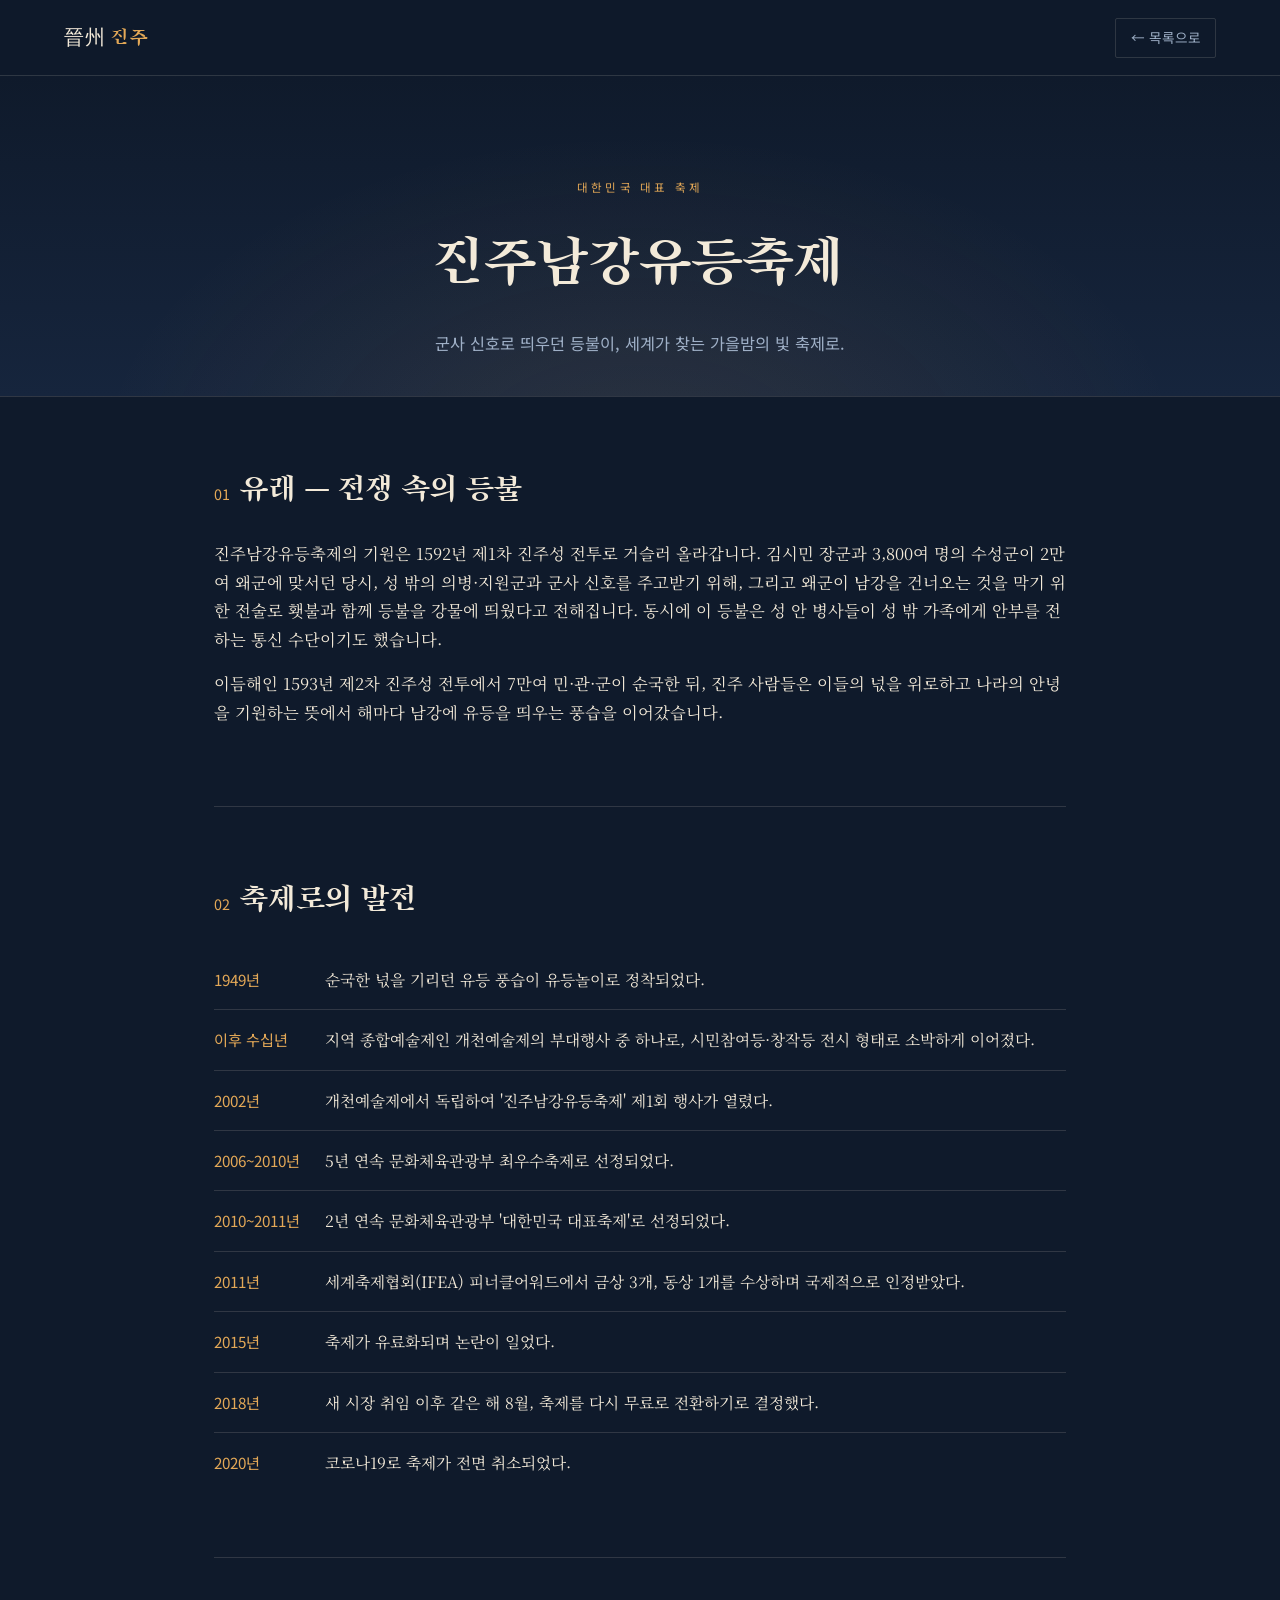
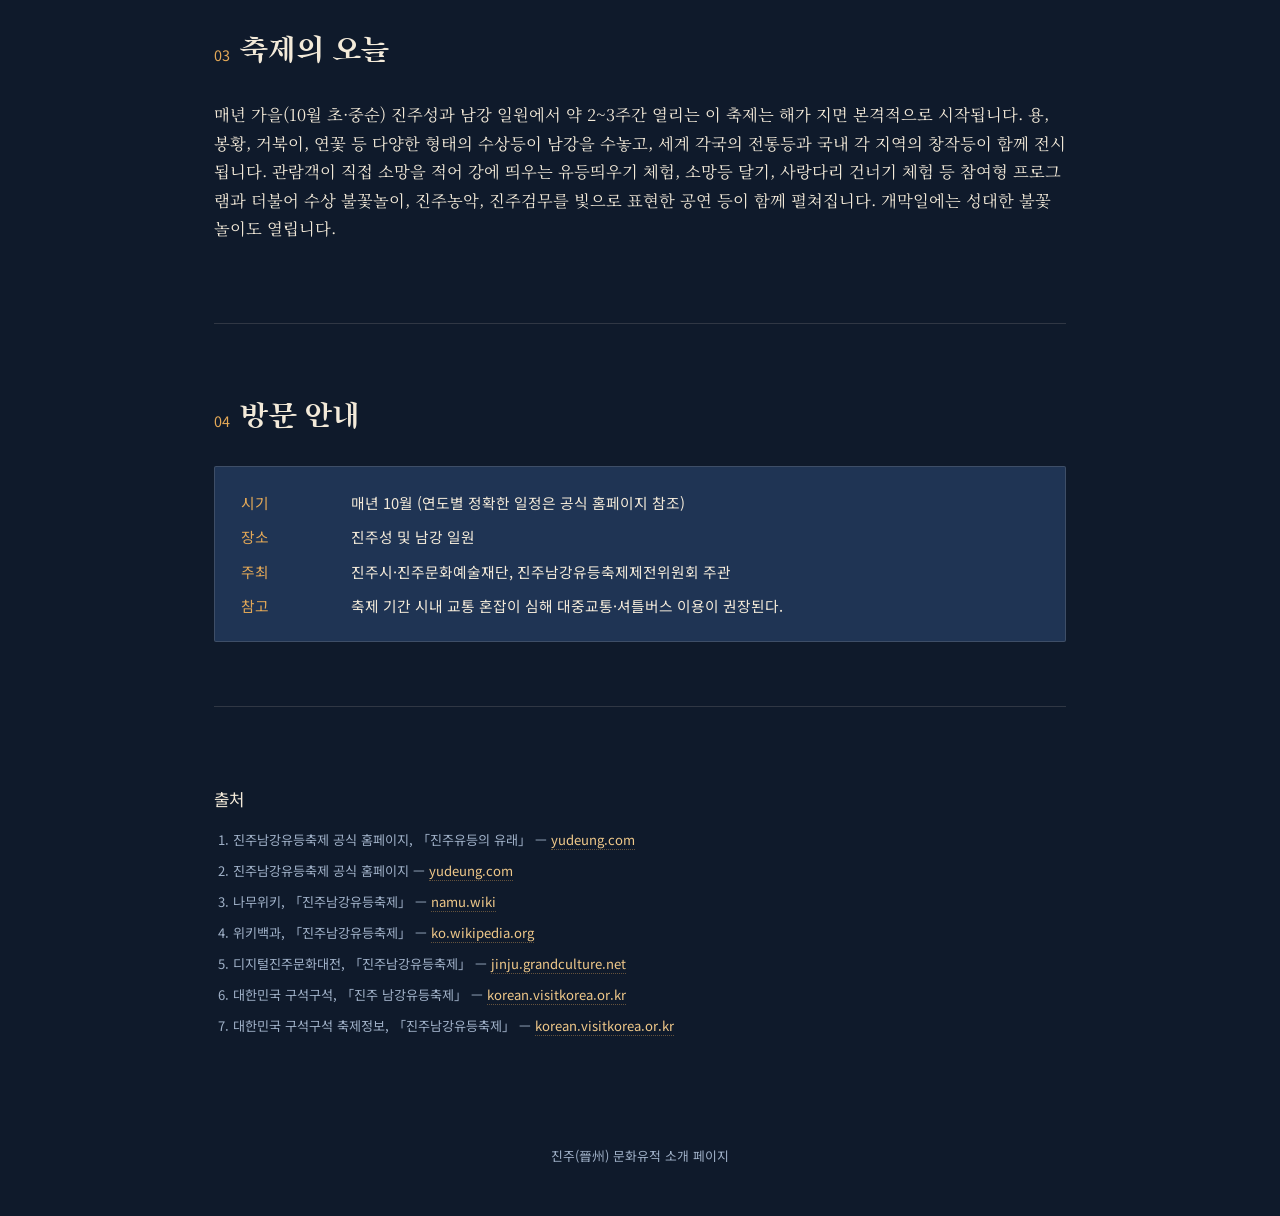
<file: yudeung/index.html>
<!DOCTYPE html>
<html lang="ko">
<head>
<meta charset="UTF-8">
<meta name="viewport" content="width=device-width, initial-scale=1.0">
<title>진주남강유등축제 — 진주 문화유적</title>
<link rel="stylesheet" href="../assets/style.css">
</head>
<body>

<nav class="site-nav">
  <div class="brand">晉州 <span>진주</span></div>
  <a class="back" href="../index.html">← 목록으로</a>
</nav>

<header class="hero" style="padding-bottom:2.4rem;">
  <div class="lanterns" id="lanterns" aria-hidden="true"></div>
  <div class="hero-inner">
    <span class="eyebrow">대한민국 대표 축제</span>
    <h1>진주남강유등축제</h1>
    <p class="lede">군사 신호로 띄우던 등불이, 세계가 찾는 가을밤의 빛 축제로.</p>
  </div>
</header>

<main>

  <section>
    <h2 class="section-title"><span class="no">01</span>유래 — 전쟁 속의 등불</h2>
    <p class="lede-body">
      진주남강유등축제의 기원은 1592년 제1차 진주성 전투로 거슬러 올라갑니다.
      김시민 장군과 3,800여 명의 수성군이 2만여 왜군에 맞서던 당시, 성 밖의 의병·지원군과
      군사 신호를 주고받기 위해, 그리고 왜군이 남강을 건너오는 것을 막기 위한 전술로
      횃불과 함께 등불을 강물에 띄웠다고 전해집니다. 동시에 이 등불은 성 안 병사들이
      성 밖 가족에게 안부를 전하는 통신 수단이기도 했습니다.
    </p>
    <p class="lede-body">
      이듬해인 1593년 제2차 진주성 전투에서 7만여 민·관·군이 순국한 뒤, 진주 사람들은
      이들의 넋을 위로하고 나라의 안녕을 기원하는 뜻에서 해마다 남강에 유등을 띄우는
      풍습을 이어갔습니다.
    </p>
  </section>

  <section>
    <h2 class="section-title"><span class="no">02</span>축제로의 발전</h2>
    <ul class="timeline">
      <li><span class="year">1949년</span><span class="desc">순국한 넋을 기리던 유등 풍습이 유등놀이로 정착되었다.</span></li>
      <li><span class="year">이후 수십년</span><span class="desc">지역 종합예술제인 개천예술제의 부대행사 중 하나로, 시민참여등·창작등 전시 형태로 소박하게 이어졌다.</span></li>
      <li><span class="year">2002년</span><span class="desc">개천예술제에서 독립하여 '진주남강유등축제' 제1회 행사가 열렸다.</span></li>
      <li><span class="year">2006~2010년</span><span class="desc">5년 연속 문화체육관광부 최우수축제로 선정되었다.</span></li>
      <li><span class="year">2010~2011년</span><span class="desc">2년 연속 문화체육관광부 '대한민국 대표축제'로 선정되었다.</span></li>
      <li><span class="year">2011년</span><span class="desc">세계축제협회(IFEA) 피너클어워드에서 금상 3개, 동상 1개를 수상하며 국제적으로 인정받았다.</span></li>
      <li><span class="year">2015년</span><span class="desc">축제가 유료화되며 논란이 일었다.</span></li>
      <li><span class="year">2018년</span><span class="desc">새 시장 취임 이후 같은 해 8월, 축제를 다시 무료로 전환하기로 결정했다.</span></li>
      <li><span class="year">2020년</span><span class="desc">코로나19로 축제가 전면 취소되었다.</span></li>
    </ul>
  </section>

  <section>
    <h2 class="section-title"><span class="no">03</span>축제의 오늘</h2>
    <p class="lede-body">
      매년 가을(10월 초·중순) 진주성과 남강 일원에서 약 2~3주간 열리는 이 축제는
      해가 지면 본격적으로 시작됩니다. 용, 봉황, 거북이, 연꽃 등 다양한 형태의 수상등이
      남강을 수놓고, 세계 각국의 전통등과 국내 각 지역의 창작등이 함께 전시됩니다.
      관람객이 직접 소망을 적어 강에 띄우는 유등띄우기 체험, 소망등 달기, 사랑다리
      건너기 체험 등 참여형 프로그램과 더불어 수상 불꽃놀이, 진주농악, 진주검무를
      빛으로 표현한 공연 등이 함께 펼쳐집니다. 개막일에는 성대한 불꽃놀이도 열립니다.
    </p>
  </section>

  <section>
    <h2 class="section-title"><span class="no">04</span>방문 안내</h2>
    <div class="infobox">
      <dl>
        <dt>시기</dt><dd>매년 10월 (연도별 정확한 일정은 공식 홈페이지 참조)</dd>
        <dt>장소</dt><dd>진주성 및 남강 일원</dd>
        <dt>주최</dt><dd>진주시·진주문화예술재단, 진주남강유등축제제전위원회 주관</dd>
        <dt>참고</dt><dd>축제 기간 시내 교통 혼잡이 심해 대중교통·셔틀버스 이용이 권장된다.</dd>
      </dl>
    </div>
  </section>

  <section class="sources">
    <h2>출처</h2>
    <ol>
      <li>진주남강유등축제 공식 홈페이지, 「진주유등의 유래」 — <a href="https://yudeung.com/sub1_1" target="_blank" rel="noopener">yudeung.com</a></li>
      <li>진주남강유등축제 공식 홈페이지 — <a href="https://yudeung.com/" target="_blank" rel="noopener">yudeung.com</a></li>
      <li>나무위키, 「진주남강유등축제」 — <a href="https://namu.wiki/w/진주남강유등축제" target="_blank" rel="noopener">namu.wiki</a></li>
      <li>위키백과, 「진주남강유등축제」 — <a href="https://ko.wikipedia.org/wiki/진주남강유등축제" target="_blank" rel="noopener">ko.wikipedia.org</a></li>
      <li>디지털진주문화대전, 「진주남강유등축제」 — <a href="https://jinju.grandculture.net/jinju/toc/GC00402094" target="_blank" rel="noopener">jinju.grandculture.net</a></li>
      <li>대한민국 구석구석, 「진주 남강유등축제」 — <a href="https://korean.visitkorea.or.kr/detail/fes_detail.do?cotid=1e38f854-c8c5-49fa-af19-2f055be3d200" target="_blank" rel="noopener">korean.visitkorea.or.kr</a></li>
      <li>대한민국 구석구석 축제정보, 「진주남강유등축제」 — <a href="https://korean.visitkorea.or.kr/kfes/detail/fstvlDetail.do?fstvlCntntsId=aebdd924-73cd-4187-be5e-ba29ccf19c49" target="_blank" rel="noopener">korean.visitkorea.or.kr</a></li>
    </ol>
  </section>

</main>

<footer>진주(晉州) 문화유적 소개 페이지</footer>

<script>
  const layer = document.getElementById('lanterns');
  const COUNT = 14;
  for(let i=0;i<COUNT;i++){
    const el = document.createElement('div');
    el.className = 'lantern';
    el.style.left = (Math.random()*100)+'%';
    el.style.animationDelay = (Math.random()*18)+'s';
    el.style.animationDuration = (14+Math.random()*10)+'s';
    el.style.setProperty('--drift', (Math.random()*60-30).toFixed(0)+'px');
    layer.appendChild(el);
  }
</script>
</body>
</html>
</file>
<file: assets/style.css>
/* ============================================================
   진주(晉州) 문화유적 소개 사이트 — 공통 스타일
   팔레트: 남강의 밤(--ink), 유등의 빛(--gold), 단청의 붉음(--crimson)
   ============================================================ */

@import url('https://fonts.googleapis.com/css2?family=Song+Myung&family=Noto+Serif+KR:wght@400;500;600;700&family=Noto+Sans+KR:wght@400;500;600&display=swap');

:root{
  --ink: #0f1a2b;        /* 남강의 밤하늘 */
  --ink-2: #16253d;      /* 성곽 그림자 */
  --ink-3: #1f3454;      /* 카드 배경 */
  --stone: #5b6472;      /* 진주성 돌담 */
  --gold: #e3a857;       /* 유등의 빛 */
  --gold-soft: #f0c98a;
  --crimson: #b23a48;    /* 단청·의암의 붉음 */
  --cream: #f3ead9;      /* 한지·등불 종이 */
  --muted: #9fb0c7;
  --line: rgba(243,234,217,0.14);
  --radius: 2px;
}

*{ box-sizing: border-box; }

html{ scroll-behavior: smooth; }

body{
  margin:0;
  background: var(--ink);
  color: var(--cream);
  font-family: 'Noto Serif KR', serif;
  line-height: 1.75;
  -webkit-font-smoothing: antialiased;
}

h1,h2,h3,.display{
  font-family: 'Song Myung', 'Noto Serif KR', serif;
  font-weight: 400;
  letter-spacing: 0.01em;
  color: var(--cream);
}

a{ color: inherit; text-decoration: none; }

.eyebrow{
  font-family: 'Noto Sans KR', sans-serif;
  font-size: 0.72rem;
  letter-spacing: 0.28em;
  text-transform: uppercase;
  color: var(--gold);
  display:inline-block;
  margin-bottom: 0.9rem;
}

/* ---------- 네비게이션 ---------- */
.site-nav{
  position: sticky; top:0; z-index: 50;
  display:flex; align-items:center; justify-content:space-between;
  padding: 1.1rem clamp(1.2rem, 5vw, 4rem);
  background: rgba(15,26,43,0.86);
  backdrop-filter: blur(8px);
  border-bottom: 1px solid var(--line);
}
.site-nav .brand{
  font-family:'Song Myung', serif;
  font-size:1.25rem;
  letter-spacing: 0.04em;
}
.site-nav .brand span{ color: var(--gold); }
.site-nav .back{
  font-family:'Noto Sans KR', sans-serif;
  font-size: 0.85rem;
  color: var(--muted);
  border:1px solid var(--line);
  padding: 0.45rem 0.9rem;
  border-radius: var(--radius);
  transition: all .2s ease;
}
.site-nav .back:hover{ color: var(--gold); border-color: var(--gold); }

/* ---------- 히어로 ---------- */
.hero{
  position: relative;
  overflow:hidden;
  padding: clamp(3rem, 8vw, 6rem) clamp(1.2rem, 5vw, 4rem) 0;
  background:
    radial-gradient(ellipse at 50% 120%, rgba(227,168,87,0.10), transparent 60%),
    linear-gradient(180deg, var(--ink) 0%, var(--ink-2) 100%);
  border-bottom: 1px solid var(--line);
}
.hero-inner{ max-width: 900px; margin: 0 auto; text-align:center; position:relative; z-index:2; }
.hero h1{ font-size: clamp(2.3rem, 5.4vw, 3.6rem); margin: 0 0 1rem; }
.hero p.lede{
  font-family:'Noto Sans KR', sans-serif;
  color: var(--muted);
  font-size: 1.02rem;
  max-width: 640px;
  margin: 0 auto;
}

/* 히어로 삽화 (직접 제작한 SVG 일러스트) */
.hero-art{
  position: relative;
  z-index: 2;
  margin: clamp(2.2rem, 5vw, 3.4rem) auto 0;
  max-width: 1100px;
  padding-bottom: clamp(1.6rem, 4vw, 2.6rem);
}
.hero-art svg{ width:100%; height:auto; display:block; }

/* 카드 삽화 */
.card-art{
  border-radius: var(--radius);
  overflow:hidden;
  margin: -1.8rem -1.7rem 1.1rem;
  background: linear-gradient(180deg, var(--ink-2), var(--ink-3));
}
.card-art svg{ width:100%; height:auto; display:block; }

/* 유등 애니메이션 (시그니처 요소) */
.lanterns{ position:absolute; inset:0; z-index:1; pointer-events:none; }
.lantern{
  position:absolute; bottom:-40px;
  width: 14px; height: 18px;
  background: radial-gradient(ellipse at 50% 40%, var(--gold-soft), var(--gold) 60%, transparent 100%);
  border-radius: 3px;
  opacity:0.85;
  filter: drop-shadow(0 0 6px rgba(227,168,87,0.6));
  animation: rise linear infinite;
}
@keyframes rise{
  0%{ transform: translateY(0) translateX(0); opacity:0; }
  8%{ opacity:0.9; }
  92%{ opacity:0.7; }
  100%{ transform: translateY(-620px) translateX(var(--drift,20px)); opacity:0; }
}
@media (prefers-reduced-motion: reduce){
  .lantern{ animation: none; opacity:0.4; }
}

/* ---------- 섹션 공통 ---------- */
main{ max-width: 980px; margin: 0 auto; padding: 0 clamp(1.2rem, 5vw, 4rem); }
section{ padding: clamp(2.4rem, 6vw, 4rem) 0; border-bottom: 1px solid var(--line); }
section:last-of-type{ border-bottom: none; }
.section-title{ font-size: clamp(1.5rem, 3vw, 2rem); margin: 0 0 1.4rem; }
.section-title .no{ color: var(--gold); font-family:'Noto Sans KR',sans-serif; font-size:0.9rem; margin-right:0.6rem; }
p{ margin: 0 0 1rem; }
.lede-body{ color: var(--cream); font-size: 1.02rem; }
.muted{ color: var(--muted); }

/* ---------- 카드 그리드 (메인 페이지) ---------- */
.grid{
  display:grid;
  grid-template-columns: repeat(2, 1fr);
  gap: 1.2rem;
}
@media (max-width: 700px){ .grid{ grid-template-columns: 1fr; } }

.card{
  display:block;
  background: linear-gradient(160deg, var(--ink-3), var(--ink-2));
  border: 1px solid var(--line);
  border-radius: var(--radius);
  padding: 1.8rem 1.7rem;
  transition: transform .25s ease, border-color .25s ease, box-shadow .25s ease;
  position: relative;
}
.card:hover{
  transform: translateY(-4px);
  border-color: rgba(227,168,87,0.55);
  box-shadow: 0 14px 34px rgba(0,0,0,0.35);
}
.card .tag{
  font-family:'Noto Sans KR', sans-serif;
  font-size:0.7rem; letter-spacing:0.2em; text-transform:uppercase;
  color: var(--gold); margin-bottom:0.7rem; display:block;
}
.card h3{ font-size:1.35rem; margin: 0 0 0.6rem; }
.card p{ color: var(--muted); font-family:'Noto Sans KR', sans-serif; font-size:0.92rem; margin:0; }
.card .arrow{ position:absolute; right:1.6rem; bottom:1.6rem; color: var(--gold); font-size:1.1rem; }

/* ---------- 정보 표 ---------- */
.infobox{
  background: var(--ink-3);
  border: 1px solid var(--line);
  border-radius: var(--radius);
  padding: 1.4rem 1.6rem;
  font-family:'Noto Sans KR', sans-serif;
  font-size: 0.92rem;
}
.infobox dl{ display:grid; grid-template-columns: 110px 1fr; row-gap: 0.55rem; margin:0; }
.infobox dt{ color: var(--gold); }
.infobox dd{ margin:0; color: var(--cream); }

/* ---------- 타임라인 ---------- */
.timeline{ list-style:none; margin:0; padding:0; }
.timeline li{
  display:grid; grid-template-columns: 92px 1fr;
  gap: 1.2rem;
  padding: 1rem 0;
  border-top: 1px solid var(--line);
}
.timeline li:first-child{ border-top:none; }
.timeline .year{
  font-family:'Noto Sans KR', sans-serif;
  color: var(--gold); font-size:0.95rem; white-space:nowrap;
}
.timeline .desc{ color: var(--cream); font-size:0.98rem; }

/* ---------- 출처 ---------- */
.sources{
  font-family:'Noto Sans KR', sans-serif;
  font-size: 0.82rem;
  color: var(--muted);
}
.sources h2{ font-size:1.05rem; color: var(--cream); margin-bottom:0.9rem; font-family:'Noto Sans KR',sans-serif; }
.sources ol{ padding-left: 1.2rem; margin:0; }
.sources li{ margin-bottom: 0.5rem; }
.sources a{ color: var(--gold-soft); border-bottom: 1px dotted rgba(227,168,87,0.4); word-break: break-all; }
.sources a:hover{ color: var(--gold); }

/* ---------- 푸터 ---------- */
footer{
  padding: 2.2rem clamp(1.2rem, 5vw, 4rem) 3rem;
  text-align:center;
  font-family:'Noto Sans KR', sans-serif;
  font-size: 0.8rem;
  color: var(--muted);
}
</file>
